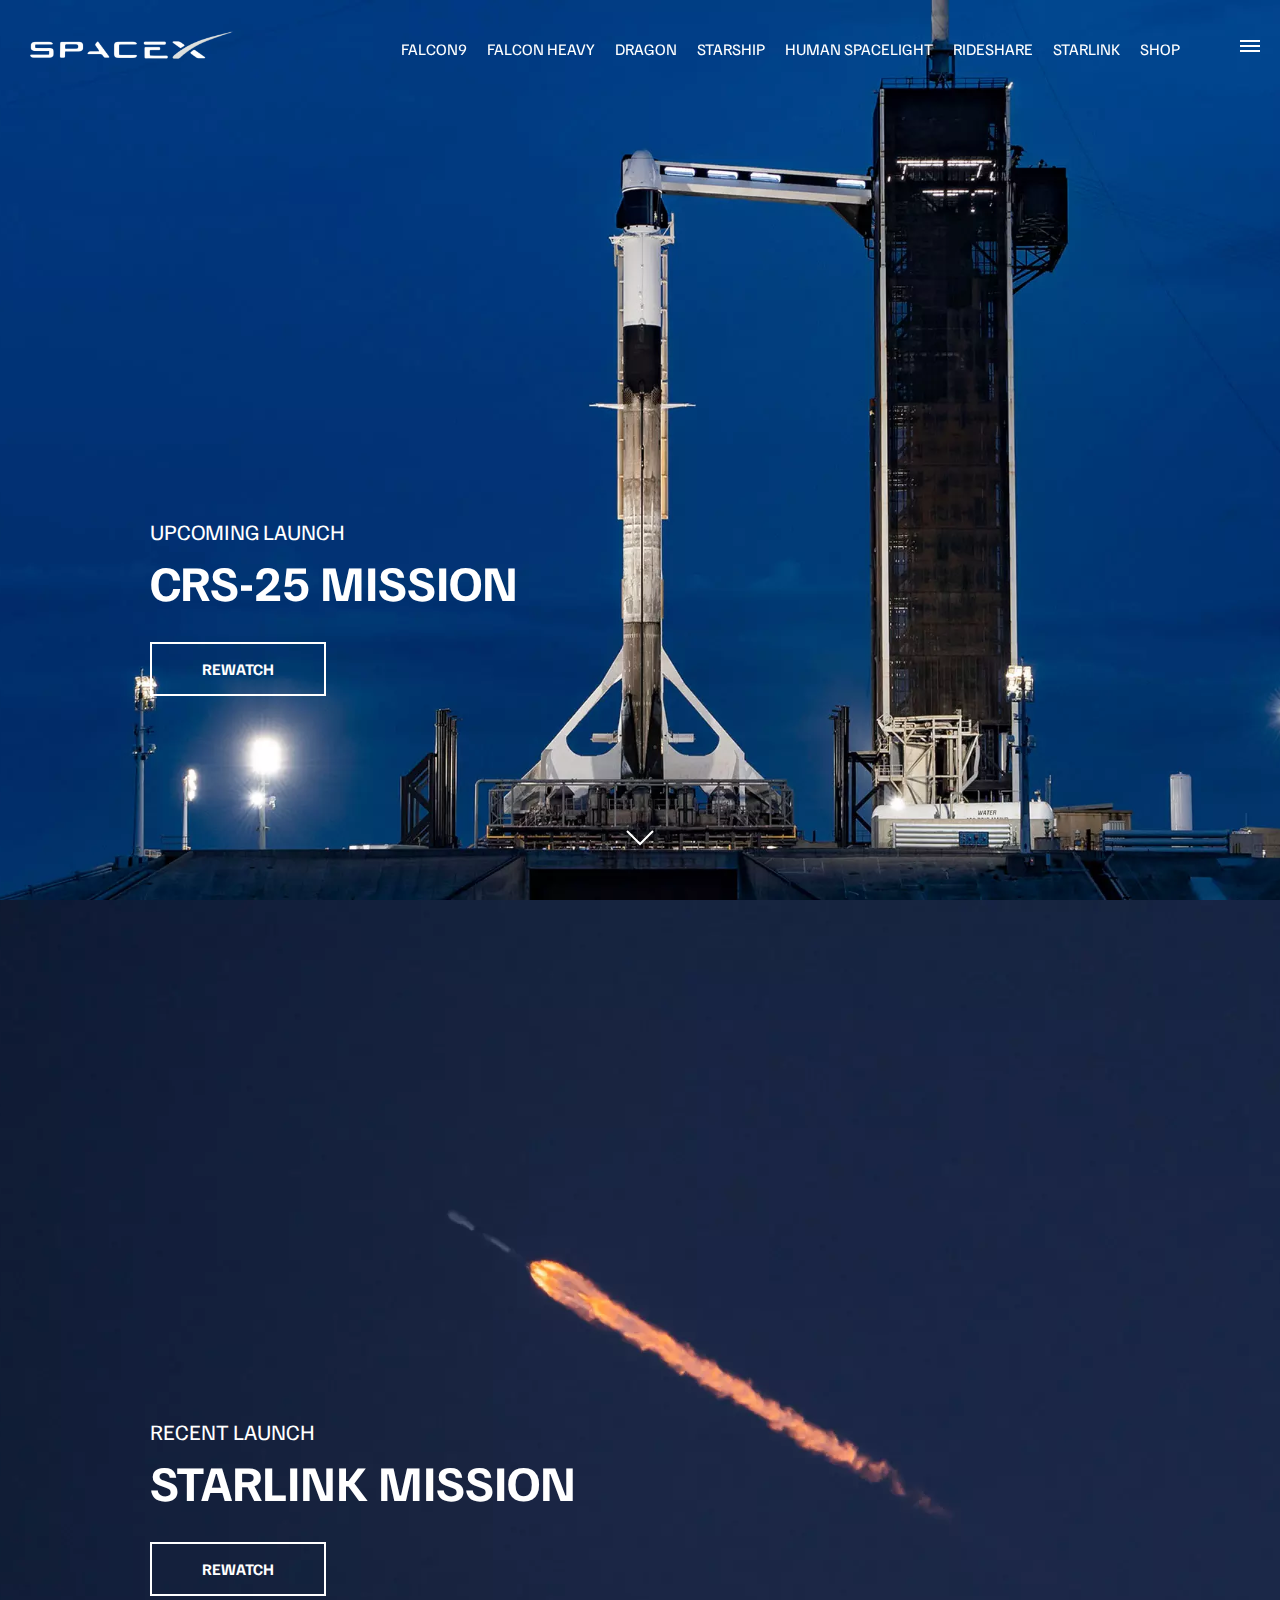
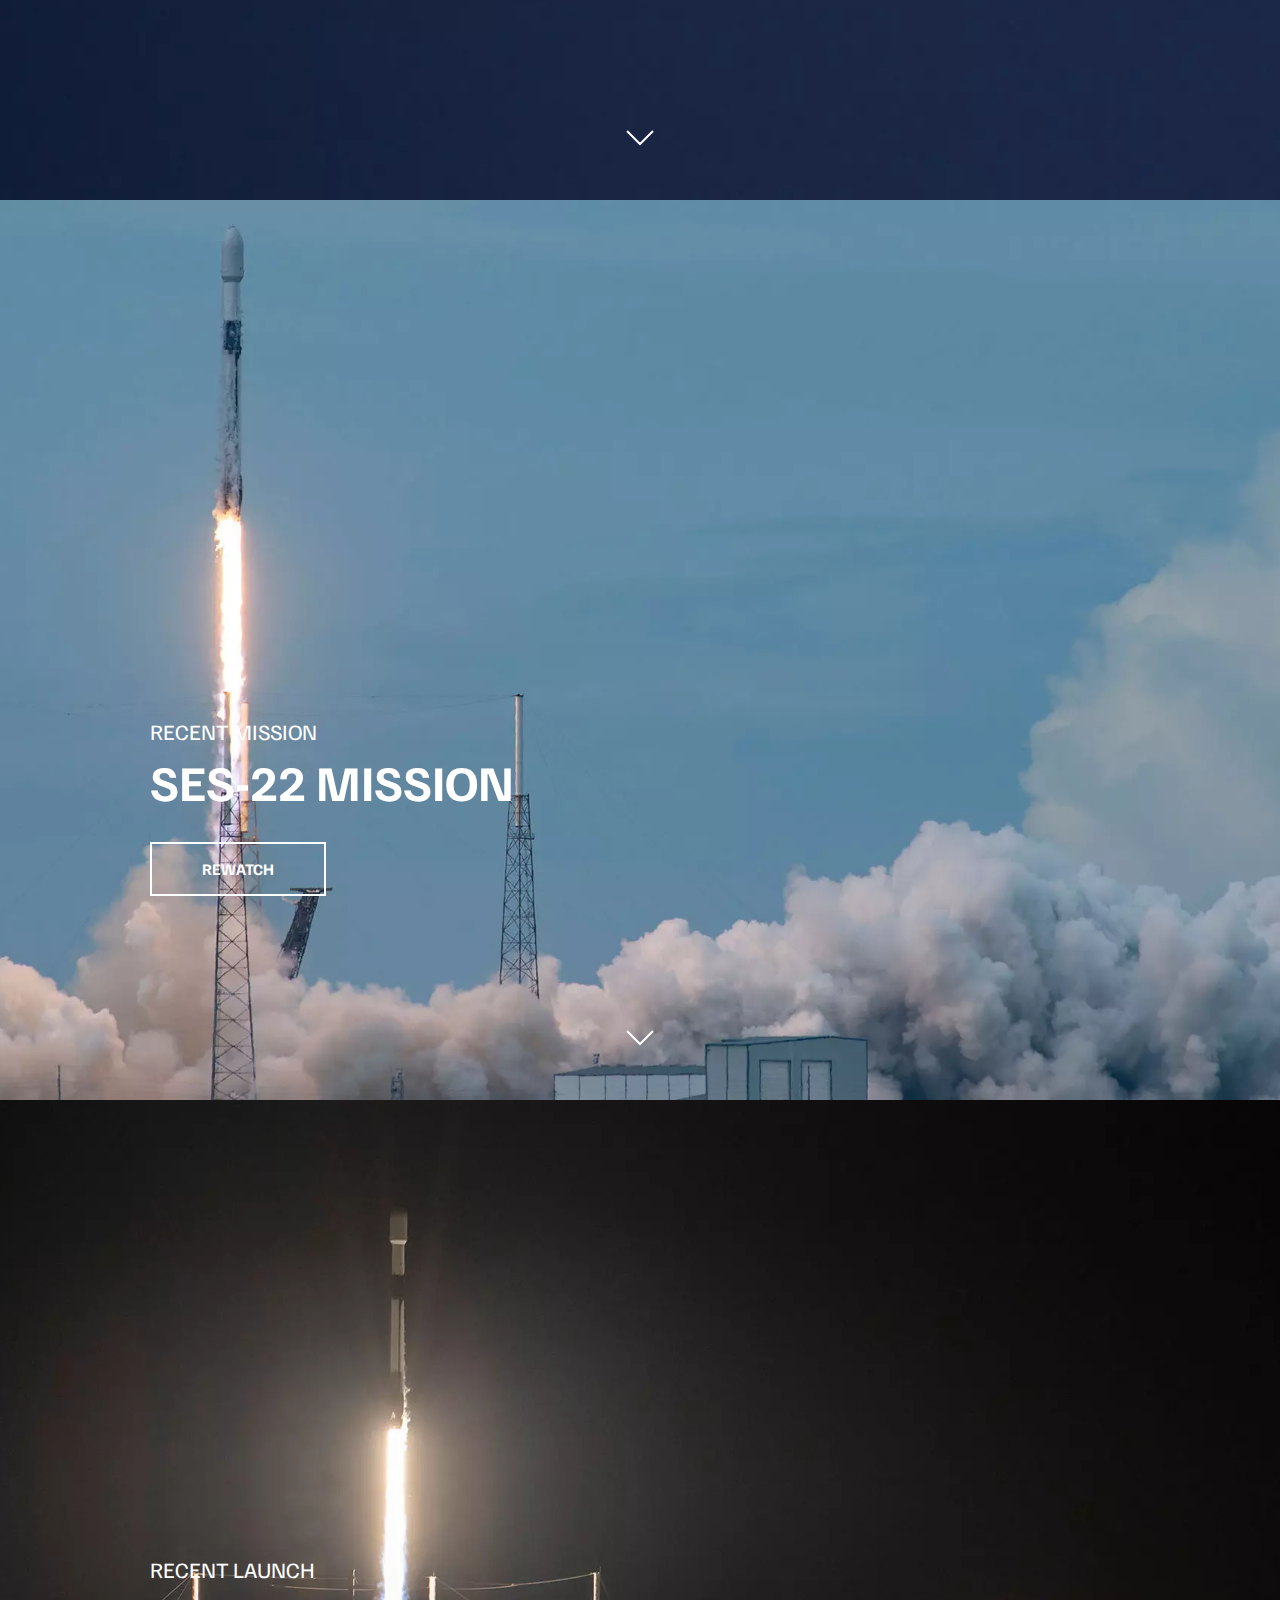
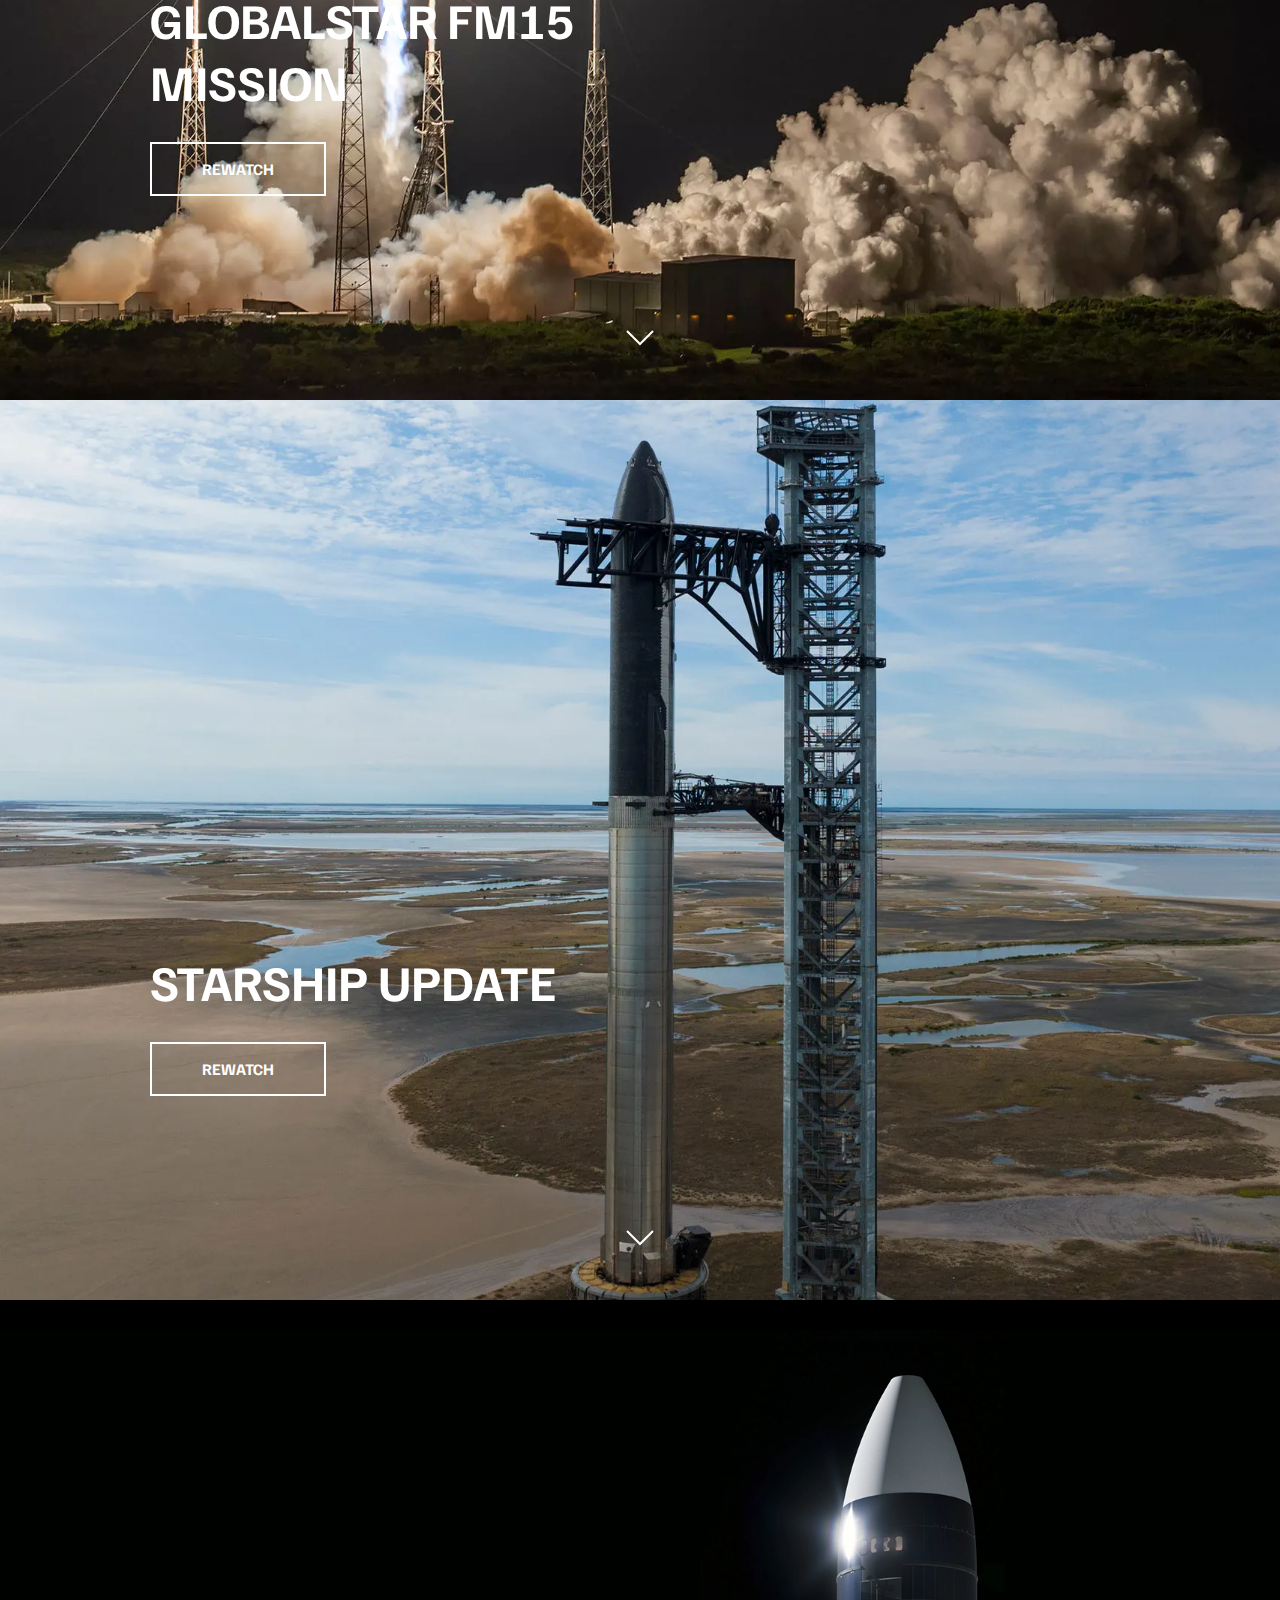
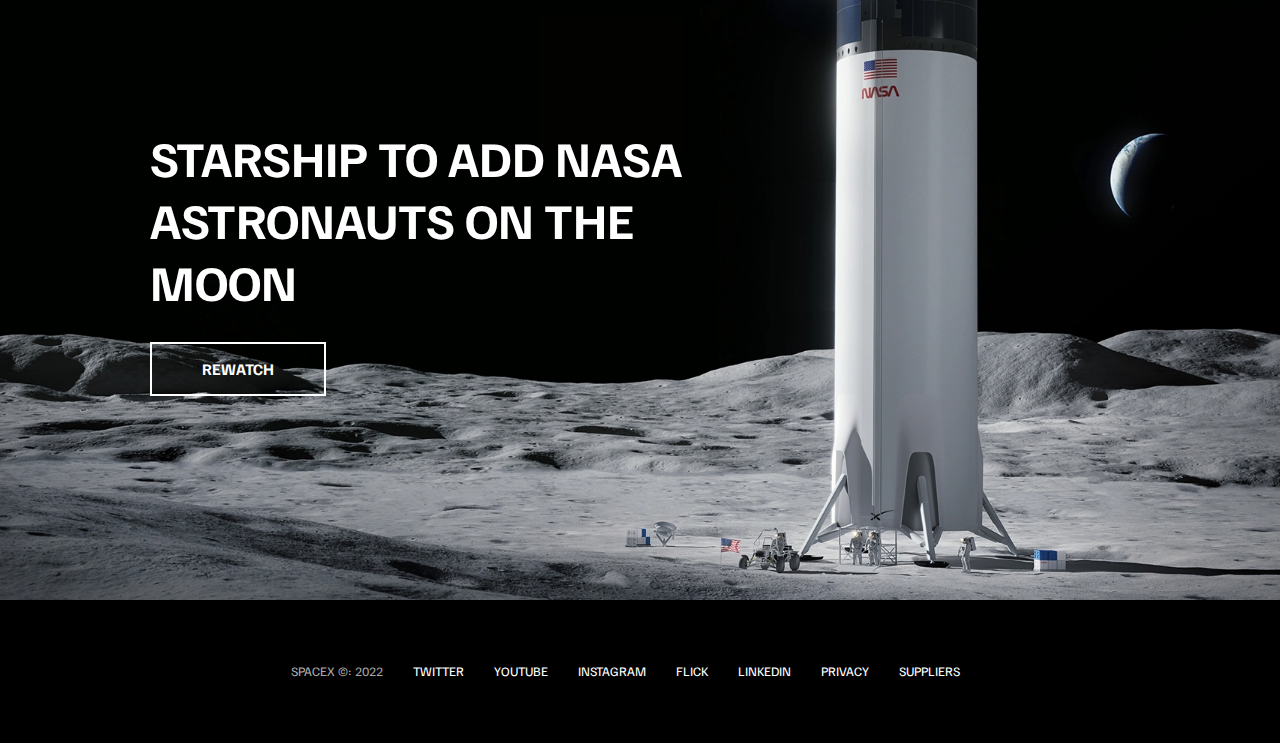
<file: index.html>
<!DOCTYPE html>
<html lang="en">
  <head>
    <meta charset="UTF-8" />
    <meta http-equiv="X-UA-Compatible" content="IE=edge" />
    <meta name="viewport" content="width=device-width, initial-scale=1.0" />
    <link rel="stylesheet" href="/css/style.css" />
    <script src="js/script.js" defer></script>
    <title>SpaceX</title>
  </head>
  <body>
    <div id="overlay"></div>
    <div id="mobile-menu" class="mobile-main-menu">
      <ul>
        <li a href="#">Mission</li>
        <li a href="#">Launches</li>
        <li a href="#">Careers</li>
        <li a href="#">Upadates</li>
        <li a href="#">Shop</li>

        <li class="mobile-only"><a href="falcon9.html">Falcon9</a></li>
        <li class="mobile-only"><a href="falcon-heavy.html">Falcon Heavy</a></li>
        <li class="mobile-only"><a href="dragon.html">Dragon</a></li>
        <li class="mobile-only"><a href="#.html">Starship</a></li>
        <li class="mobile-only"><a href="#.html">Human Spacelight</a></li>
        <li class="mobile-only"><a href="#.html">Rideshare</a></li>
        <li class="mobile-only"><a href="#.html">Starlink</a></li>
        <li class="mobile-only"><a href="#.html">Shop</a></li>
      </ul>
    </div>
    <header class="main-header">
      <div class="logo">
        <img src="/img/logo.png" alt="SpaceX" />
      </div>
      <nav class="desktop-main-menu">
        <ul>
          <li><a href="falcon9.html">Falcon9</a></li>
          <li><a href="falcon-heavy.html">Falcon Heavy</a></li>
          <li><a href="dragon.html">Dragon</a></li>
          <li><a href="#.html">Starship</a></li>
          <li><a href="#.html">Human Spacelight</a></li>
          <li><a href="#.html">Rideshare</a></li>
          <li><a href="#.html">Starlink</a></li>
          <li><a href="#.html">Shop</a></li>
        </ul>
      </nav>
    </header>

    <!-- Hamburger Menu -->
    <button id="menu-btn" class="hamburger" type="button">
      <span class="hamburger-top"></span>
      <span class="hamburger-middle"></span>
      <span class="hamburger-bottom"></span>
    </button>

    <!-- Section A -->
    <section class="section-a">
      <div class="section-inner">
        <h4>Upcoming Launch</h4>
        <h2>CRS-25 Mission</h2>
        <a href="#" class="btn">
          <div class="hover"></div>
          <span>Rewatch</span>
        </a>
      </div>
      <div class="scroll-arrow">
        <svg width="30" height="20px">
          <path
            stroke="#ffffff"
            fill="none"
            stroke-width="2px"
            d="M2.000,5.000 L15.000,18.000 L28.000, 5.000"
          ></path>
        </svg>
      </div>
    </section>

    <!-- Section B -->
    <section class="section-b">
      <div class="section-inner">
        <h4>Recent Launch</h4>
        <h2>Starlink Mission</h2>
        <a href="#" class="btn">
          <div class="hover"></div>
          <span>Rewatch</span>
        </a>
      </div>
      <div class="scroll-arrow">
        <svg width="30" height="20px">
          <path
            stroke="#ffffff"
            fill="none"
            stroke-width="2px"
            d="M2.000,5.000 L15.000,18.000 L28.000, 5.000"
          ></path>
        </svg>
      </div>
    </section>

    <!-- Section C-->
    <section class="section-c">
      <div class="section-inner">
        <h4>Recent Mission</h4>
        <h2>SES-22 Mission</h2>
        <a href="#" class="btn">
          <div class="hover"></div>
          <span>Rewatch</span>
        </a>
      </div>
      <div class="scroll-arrow">
        <svg width="30" height="20px">
          <path
            stroke="#ffffff"
            fill="none"
            stroke-width="2px"
            d="M2.000,5.000 L15.000,18.000 L28.000, 5.000"
          ></path>
        </svg>
      </div>
    </section>

      <!-- Section D-->
    <section class="section-d">
      <div class="section-inner">
        <h4>Recent Launch</h4>
        <h2>Globalstar FM15 Mission</h2>
        <a href="#" class="btn">
          <div class="hover"></div>
          <span>Rewatch</span>
        </a>
      </div>
      <div class="scroll-arrow">
        <svg width="30" height="20px">
          <path
            stroke="#ffffff"
            fill="none"
            stroke-width="2px"
            d="M2.000,5.000 L15.000,18.000 L28.000, 5.000"
          ></path>
        </svg>
      </div>
    </section>

      <!-- Section E-->
    <section class="section-e">
      <div class="section-inner">
        <h2>Starship Update</h2>
        <a href="#" class="btn">
          <div class="hover"></div>
          <span>Rewatch</span>
        </a>
      </div>
      <div class="scroll-arrow">
        <svg width="30" height="20px">
          <path
            stroke="#ffffff"
            fill="none"
            stroke-width="2px"
            d="M2.000,5.000 L15.000,18.000 L28.000, 5.000"
          ></path>
        </svg>
      </div>
    </section>

      <!-- Section F-->
    <section class="section-f">
      <div class="section-inner">
        <h2>Starship to add NASA astronauts on the moon</h2>
        <a href="#" class="btn">
          <div class="hover"></div>
          <span>Rewatch</span>
        </a>
    </section>

    <footer>
      <ul>
        <li>SPaceX &copy: 2022</li>
        <li><a href="#">Twitter</a></li>
        <li><a href="#">Youtube</a></li>
        <li><a href="#">Instagram</a></li>
        <li><a href="#">Flick</a></li>
        <li><a href="#">Linkedin</a></li>
        <li><a href="#">Privacy</a></li>
        <li><a href="#">Suppliers</a></li>
      </ul>
    </footer>
  </body>
</html>
</file>
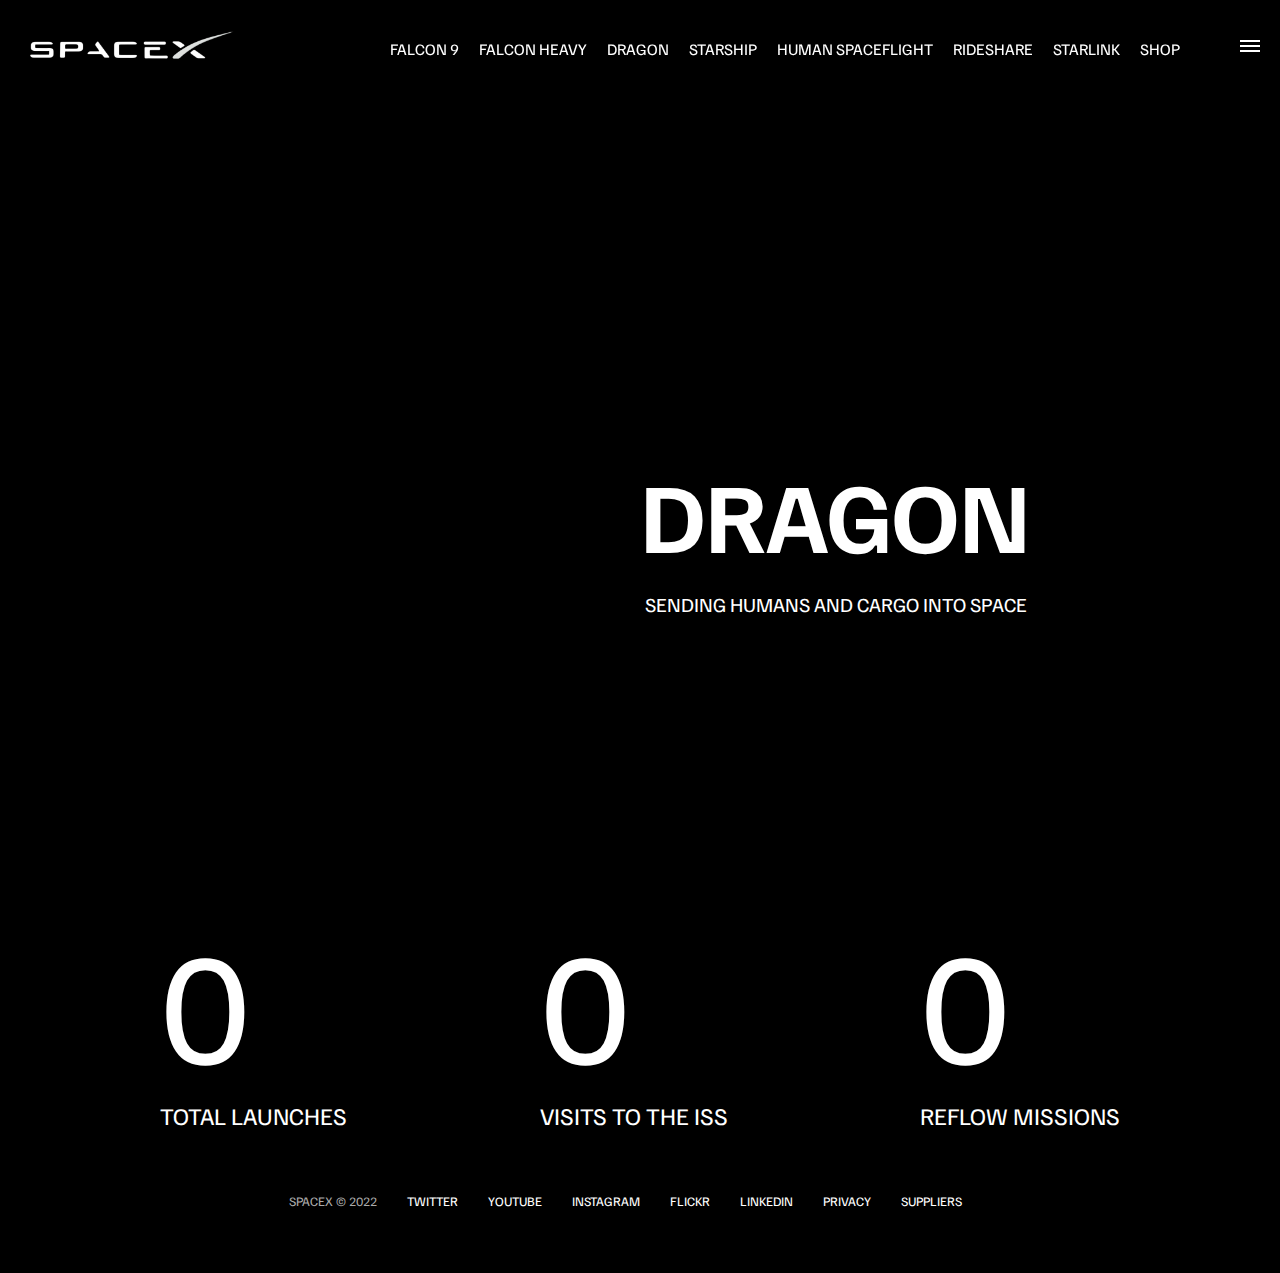
<file: dragon.html>
<!DOCTYPE html>
<html lang="en">
  <head>
    <meta charset="UTF-8" />
    <meta http-equiv="X-UA-Compatible" content="IE=edge" />
    <meta name="viewport" content="width=device-width, initial-scale=1.0" />
    <link rel="stylesheet" href="css/style.css" />
    <script src="js/script.js" defer></script>
    <title>SpaceX - Dragon</title>
  </head>
  <body>
    <div id="overlay"></div>
    <div id="mobile-menu" class="mobile-main-menu">
      <ul>
        <li><a href="#">Mission</a></li>
        <li><a href="#">Launches</a></li>
        <li><a href="#">Careers</a></li>
        <li><a href="#">Updates</a></li>
        <li><a href="#">Shop</a></li>

        <li class="mobile-only"><a href="falcon9.html">Falcon 9</a></li>
        <li class="mobile-only">
          <a href="falcon-heavy.html">Falcon Heavy</a>
        </li>
        <li class="mobile-only"><a href="dragon.html">Dragon</a></li>
        <li class="mobile-only"><a href="#">Starship</a></li>
        <li class="mobile-only"><a href="#">Human Spaceflight</a></li>
        <li class="mobile-only"><a href="#">Rideshare</a></li>
        <li class="mobile-only"><a href="#">Starlink</a></li>
      </ul>
    </div>
    <header class="main-header">
      <div class="logo">
        <a href="index.html">
          <img src="img/logo.png" alt="SpaceX" />
        </a>
      </div>
      <nav class="desktop-main-menu">
        <ul>
          <li><a href="falcon9.html">Falcon 9</a></li>
          <li><a href="falcon-heavy.html">Falcon Heavy</a></li>
          <li><a href="dragon.html">Dragon</a></li>
          <li><a href="#">Starship</a></li>
          <li><a href="#">Human Spaceflight</a></li>
          <li><a href="#">Rideshare</a></li>
          <li><a href="#">Starlink</a></li>
          <li><a href="#">Shop</a></li>
        </ul>
      </nav>
    </header>

    <!-- Hamburger Menu -->
    <button id="menu-btn" class="hamburger" type="button">
      <span class="hamburger-top"></span>
      <span class="hamburger-middle"></span>
      <span class="hamburger-bottom"></span>
    </button>

    <section class="section-animate bg-dragon"></section>
    <div class="section-inner-center">
      <h3>Dragon</h3>
      <p>Sending humans and cargo into space</p>
    </div>

    <div class="stats">
      <div>
        <span class="counter" data-target="34">0</span>
        <h4>Total Launches</h4>
      </div>
      <div>
        <span class="counter" data-target="31">0</span>
        <h4>Visits to the ISS</h4>
      </div>
      <div>
        <span class="counter" data-target="13">0</span>
        <h4>Reflow Missions</h4>
      </div>
    </div>

    <footer>
      <ul>
        <li>SpaceX &copy; 2022</li>
        <li><a href="#">Twitter</a></li>
        <li><a href="#">YouTube</a></li>
        <li><a href="#">Instagram</a></li>
        <li><a href="#">Flickr</a></li>
        <li><a href="#">LinkedIn</a></li>
        <li><a href="#">Privacy</a></li>
        <li><a href="#">Suppliers</a></li>
      </ul>
    </footer>
  </body>
</html>
</file>
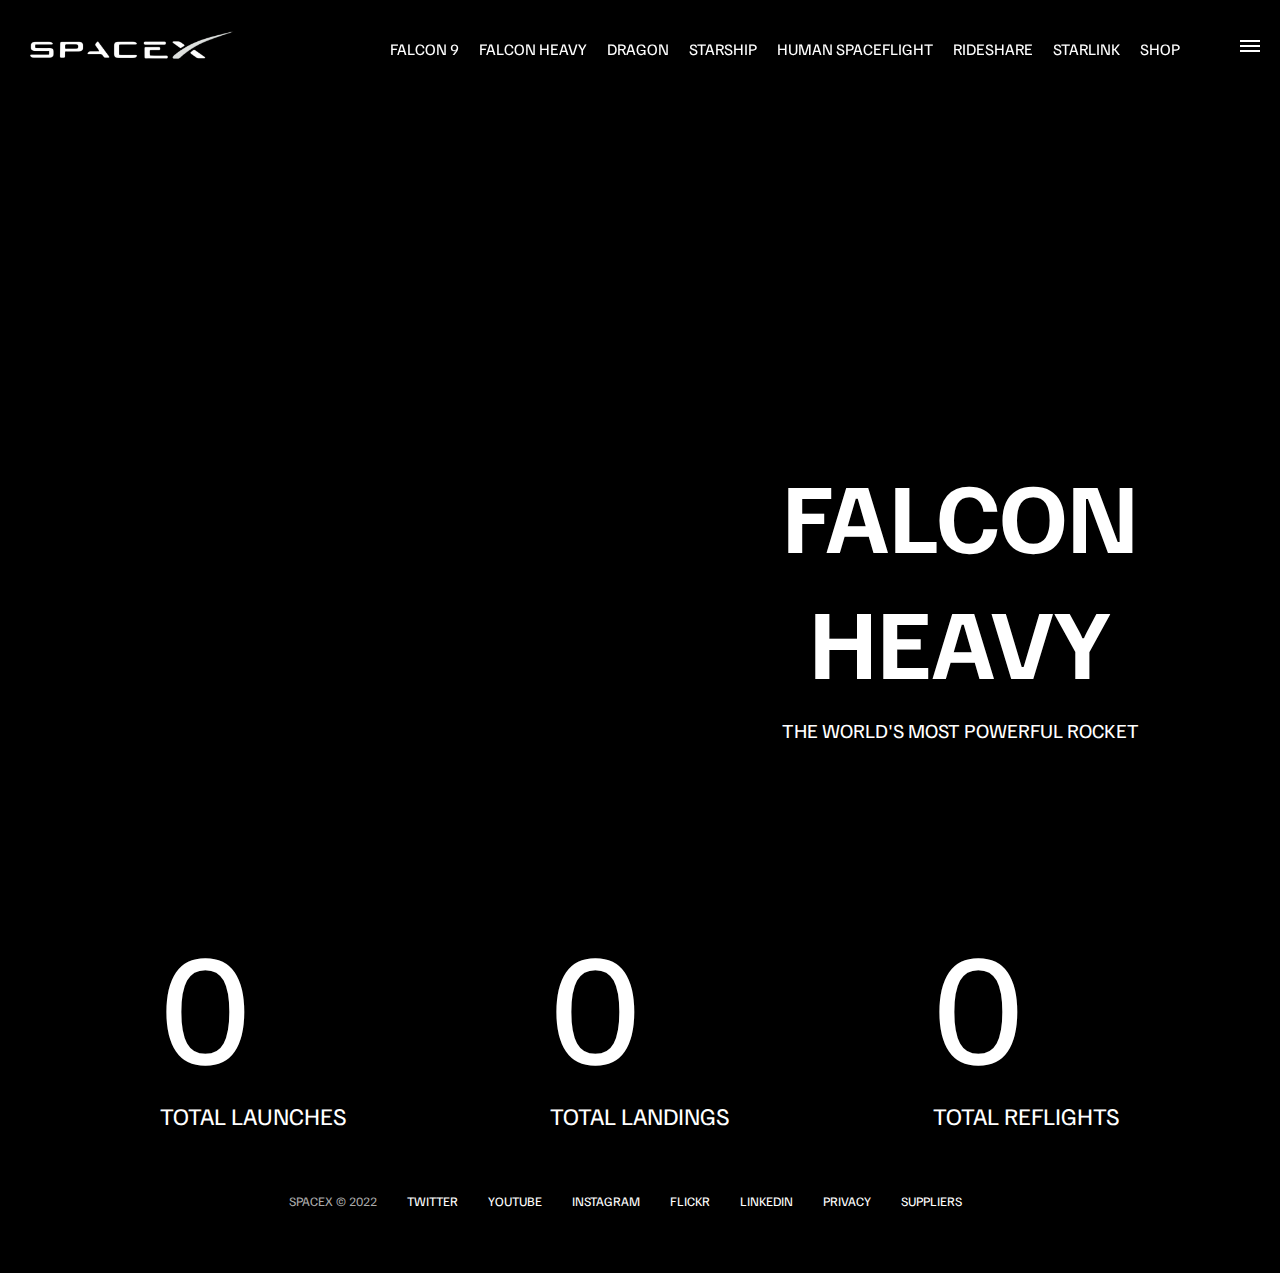
<file: falcon-heavy.html>
<!DOCTYPE html>
<html lang="en">
  <head>
    <meta charset="UTF-8" />
    <meta http-equiv="X-UA-Compatible" content="IE=edge" />
    <meta name="viewport" content="width=device-width, initial-scale=1.0" />
    <link rel="stylesheet" href="css/style.css" />
    <script src="js/script.js" defer></script>
    <title>SpaceX - Falcon Heavy</title>
  </head>
  <body>
    <div id="overlay"></div>
    <div id="mobile-menu" class="mobile-main-menu">
      <ul>
        <li><a href="#">Mission</a></li>
        <li><a href="#">Launches</a></li>
        <li><a href="#">Careers</a></li>
        <li><a href="#">Updates</a></li>
        <li><a href="#">Shop</a></li>

        <li class="mobile-only"><a href="falcon9.html">Falcon 9</a></li>
        <li class="mobile-only">
          <a href="falcon-heavy.html">Falcon Heavy</a>
        </li>
        <li class="mobile-only"><a href="dragon.html">Dragon</a></li>
        <li class="mobile-only"><a href="#">Starship</a></li>
        <li class="mobile-only"><a href="#">Human Spaceflight</a></li>
        <li class="mobile-only"><a href="#">Rideshare</a></li>
        <li class="mobile-only"><a href="#">Starlink</a></li>
      </ul>
    </div>
    <header class="main-header">
      <div class="logo">
        <a href="index.html">
          <img src="img/logo.png" alt="SpaceX" />
        </a>
      </div>
      <nav class="desktop-main-menu">
        <ul>
          <li><a href="falcon9.html">Falcon 9</a></li>
          <li><a href="falcon-heavy.html">Falcon Heavy</a></li>
          <li><a href="dragon.html">Dragon</a></li>
          <li><a href="#">Starship</a></li>
          <li><a href="#">Human Spaceflight</a></li>
          <li><a href="#">Rideshare</a></li>
          <li><a href="#">Starlink</a></li>
          <li><a href="#">Shop</a></li>
        </ul>
      </nav>
    </header>

    <!-- Hamburger Menu -->
    <button id="menu-btn" class="hamburger" type="button">
      <span class="hamburger-top"></span>
      <span class="hamburger-middle"></span>
      <span class="hamburger-bottom"></span>
    </button>

    <section class="section-animate bg-falcon-heavy"></section>
    <div class="section-inner-center">
      <h3>Falcon Heavy</h3>
      <p>The world's most powerful rocket</p>
    </div>

    <div class="stats">
      <div>
        <span class="counter" data-target="3">0</span>
        <h4>Total Launches</h4>
      </div>
      <div>
        <span class="counter" data-target="7">0</span>
        <h4>Total Landings</h4>
      </div>
      <div>
        <span class="counter" data-target="4">0</span>
        <h4>Total Reflights</h4>
      </div>
    </div>

    <footer>
      <ul>
        <li>SpaceX &copy; 2022</li>
        <li><a href="#">Twitter</a></li>
        <li><a href="#">YouTube</a></li>
        <li><a href="#">Instagram</a></li>
        <li><a href="#">Flickr</a></li>
        <li><a href="#">LinkedIn</a></li>
        <li><a href="#">Privacy</a></li>
        <li><a href="#">Suppliers</a></li>
      </ul>
    </footer>
  </body>
</html>
</file>
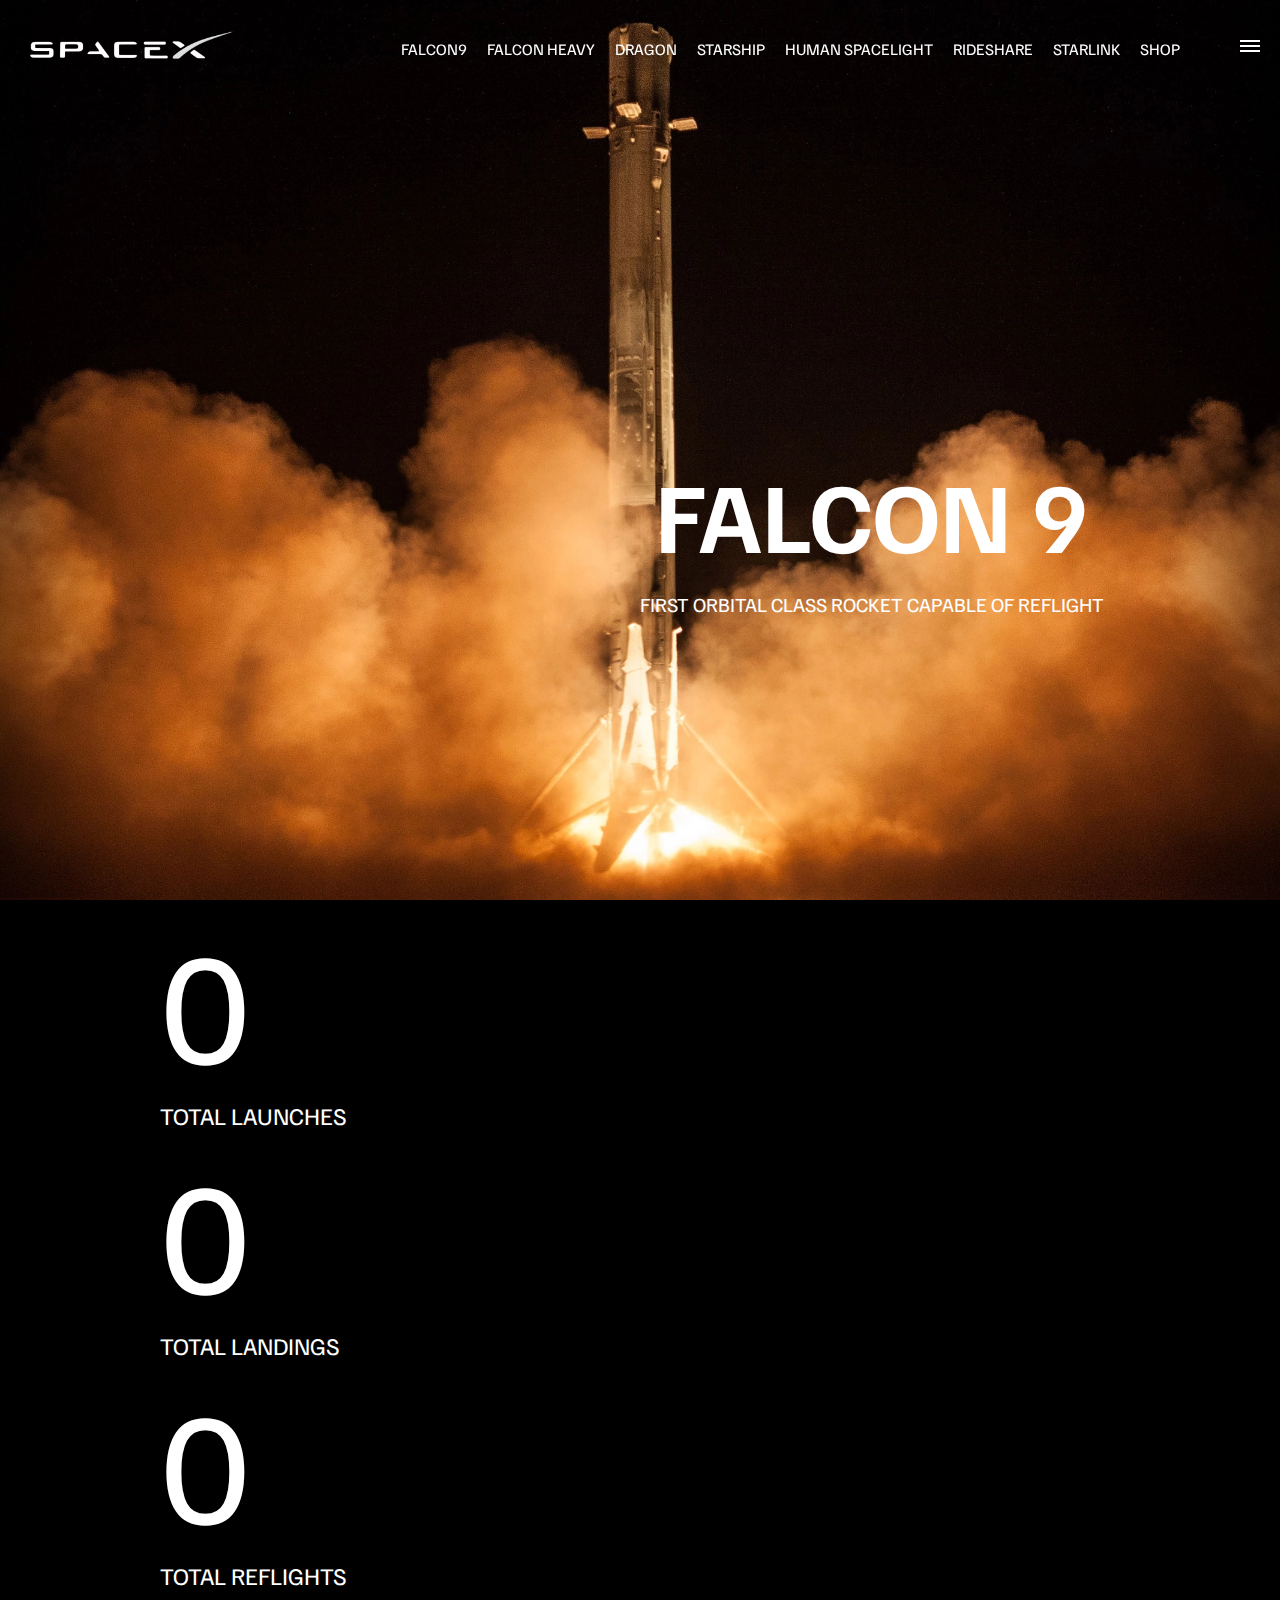
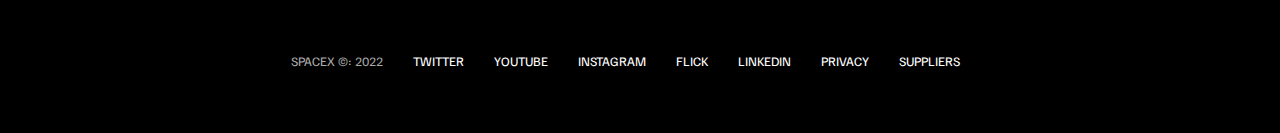
<file: falcon9.html>
<!DOCTYPE html>
<html lang="en">
  <head>
    <meta charset="UTF-8" />
    <meta http-equiv="X-UA-Compatible" content="IE=edge" />
    <meta name="viewport" content="width=device-width, initial-scale=1.0" />
    <link rel="stylesheet" href="/css/style.css" />
    <script src="js/script.js" defer></script>
    <title>SpaceX-Falcon9</title>
  </head>
  <body>
    <div id="overlay"></div>
    <div id="mobile-menu" class="mobile-main-menu">
      <ul>
        <li a href="#">Mission</li>
        <li a href="#">Launches</li>
        <li a href="#">Careers</li>
        <li a href="#">Upadates</li>
        <li a href="#">Shop</li>

        <li class="mobile-only"><a href="falcon9.html">Falcon9</a></li>
        <li class="mobile-only">
          <a href="falcon-heavy.html">Falcon Heavy</a>
        </li>
        <li class="mobile-only"><a href="dragon.html">Dragon</a></li>
        <li class="mobile-only"><a href="#.html">Starship</a></li>
        <li class="mobile-only"><a href="#.html">Human Spacelight</a></li>
        <li class="mobile-only"><a href="#.html">Rideshare</a></li>
        <li class="mobile-only"><a href="#.html">Starlink</a></li>
        <li class="mobile-only"><a href="#.html">Shop</a></li>
      </ul>
    </div>
    <header class="main-header">
      <div class="logo">
        <img src="/img/logo.png" alt="SpaceX" />
      </div>
      <nav class="desktop-main-menu">
        <ul>
          <li><a href="falcon9.html">Falcon9</a></li>
          <li><a href="falcon-heavy.html">Falcon Heavy</a></li>
          <li><a href="dragon.html">Dragon</a></li>
          <li><a href="#.html">Starship</a></li>
          <li><a href="#.html">Human Spacelight</a></li>
          <li><a href="#.html">Rideshare</a></li>
          <li><a href="#.html">Starlink</a></li>
          <li><a href="#.html">Shop</a></li>
        </ul>
      </nav>
    </header>

    <!-- Hamburger Menu -->
    <button id="menu-btn" class="hamburger" type="button">
      <span class="hamburger-top"></span>
      <span class="hamburger-middle"></span>
      <span class="hamburger-bottom"></span>
    </button>

    <section class="section-animate bg-falcon-9"></section>
    <div class="section-inner-center">
      <h3>Falcon 9</h3>
      <p>First orbital class rocket capable of reflight</p>
    </div>
    <div class="stats">
      <div>
        <span class="counter" data-target="3">0</span>
        <h4>Total Launches</h4>
      </div>
    </div>
    </div>
    <div class="stats">
      <div>
        <span class="counter" data-target="7">0</span>
        <h4>Total Landings</h4>
      </div>
    </div>
    <div class="stats">
      <div>
        <span class="counter" data-target="4">0</span>
        <h4>Total Reflights</h4>
      </div>
    </div>

    <footer>
      <ul>
        <li>SPaceX &copy: 2022</li>
        <li><a href="#">Twitter</a></li>
        <li><a href="#">Youtube</a></li>
        <li><a href="#">Instagram</a></li>
        <li><a href="#">Flick</a></li>
        <li><a href="#">Linkedin</a></li>
        <li><a href="#">Privacy</a></li>
        <li><a href="#">Suppliers</a></li>
      </ul>
    </footer>
  </body>
</html>
</file>
<file: css/style.css>
@import url("https://fonts.googleapis.com/css2?family=Familjen+Grotesk:wght@400;600;700&display=swap");

*,
*::before,
*::after {
  margin: 0;
  padding: 0;
  box-sizing: border-box;
}
body {
  font-family: "Familjen Grotesk", sans-serif;
  background: black;
  color: white;
}

a {
  text-decoration: none;
  color: #fff;
}

ul {
  list-style: none;
}

/*Header/Navbar*/
.main-header {
  position: fixed;
  top: 0;
  left: 0;
  width: 100%;
  z-index: 3;
  display: flex;
  justify-content: space-between;
  align-items: center;
  text-transform: uppercase;
  height: 100px;
  padding: 0 30px;
}
/* Logo */

.logo {
  width: 210px;
  height: auto;
}

.logo img {
  display: block;
  width: 100%;
  height: auto;
}

/* Desktop Menu */

.desktop-main-menu {
  margin-right: 50px;
}

.desktop-main-menu ul {
  display: flex;
}

.desktop-main-menu ul li {
  position: relative;
  margin-right: 20px;
  padding-bottom: 2px;
}

/* Menu item bottom border */

.desktop-main-menu ul li a::after {
  content: "";
  position: absolute;
  bottom: 0;
  left: 0;
  width: 100%;
  height: 1px;
  background: #fff;
  transform: scaleX(0);
  transition: transform 0.6s cubic-bezier(0.19, 1, 0.22, 1);
  transform-origin: right center;
}

.desktop-main-menu ul li a:hover::after {
  transform: scaleX(1);
  transform-origin: left-center;
  transition-duration: 0.4s;
}

section {
  position: relative;
  height: 100vh;
  background-position: center center;
  background-repeat: no-repeat;
  background-size: cover;
  text-transform: uppercase;
}

.section-inner {
  position: absolute;
  bottom: 200px;
  left: 150px;
  max-width: 560px;
}

.section-inner h4 {
  font-size: 22px;
  margin-bottom: 5px;
  font-weight: 300;
  animation: fadeInUp 0.5s ease-in-out;
}

.section-inner h2 {
  font-size: 50px;
  font-weight: 700;
  margin-bottom: 20px;
  animation: fadeInUp 0.5s ease-in-out 0.2s;
  animation-fill-mode: both; /* Stop from showing at start */
}

.section-inner a {
  animation: fadeInUp 0.5s ease-in-out 0.4s;
  animation-fill-mode: both; /* Stop from showing at start */
}

/* Background images */

.section-a {
  background-image: url("../img/section-a.webp");
}

.section-b {
  background-image: url("../img/section-b.webp");
}

.section-c {
  background-image: url("../img/section-c.webp");
}

.section-d {
  background-image: url("../img/section-d.webp");
}

.section-e {
  background-image: url("../img/section-e.webp");
}

.section-f {
  background-image: url("../img/section-f.webp");
}

.btn {
  position: relative;
  display: inline-block;
  cursor: pointer;
  text-align: center;
  min-width: 130px;
  padding: 15px 50px;
  margin-top: 10px;
  border: 2px solid white;
  text-transform: uppercase;
  font-weight: bold;
  overflow: hidden;
  z-index: 2;
}

.btn:hover span {
  color: black;
}

.btn .hover {
  position: absolute;
  top: 0;
  left: 0;
  width: 100%;
  height: 100%;
  background-color: #fff;
  color: black;
  z-index: -1;
  transform: translateY(100%);
  transition: transform 0.6s cubic-bezier(0.19, 1, 0.22, 1);
}

.btn:hover .hover {
  transform: translateY(0);
}

.scroll-arrow {
  position: absolute;
  bottom: 50px;
  left: 50%;
  transform: translateX(-50%);
  animation: fadeBounce 5s infinite;
}
/* Footer */
footer {
  position: relative;
  padding: 55px 0;
}

footer ul {
  display: flex;
  justify-content: center;
  align-items: center;
  flex-wrap: wrap;
}

footer ul li {
  margin-right: 30px;
  color: #aaa;
  text-transform: uppercase;
  font-size: 13px;
  line-height: 2.5;
}

footer ul li a {
  color: #fff;
  transition: color 0.6s;
}

footer ul li a:hover {
  color: #aaa;
}

/* Hamburger Menu*/
.hamburger {
  position: fixed;
  top: 40px;
  right: 20px;
  z-index: 10;
  cursor: pointer;
  width: 20px;
  height: 20px;
  background: none;
  border: none;
}

.hamburger-top,
.hamburger-middle,
.hamburger-bottom {
  position: absolute;
  width: 20px;
  height: 2px;
  top: 0;
  left: 0;
  background: white;
  transition: all 0.5s;
}

.hamburger-middle {
  transform: translateY(5px);
}

.hamburger-bottom {
  transform: translateY(10px);
}

/* Transition hamburger to X when open */
.open {
  transform: rotate(90deg);
}
.open .hamburger-top {
  transform: rotate(45deg) translateY(6px) translateX(6px);
}

.open .hamburger-middle {
  display: none;
}

.open .hamburger-bottom {
  transform: rotate(-45deg) translateY(6px) translateX(-6px);
}
/* Overlay */

.overlay-show {
  position: fixed;
  top: 0;
  left: 0;
  width: 100%;
  height: 100%;
  background-color: rgb(0, 0, 0, 0.5);
  z-index: 3;
}

/* Stop body scroll */
.stop-scroling {
  overflow: hidden;
}

/* Hide mobile main menu items */
.mobile-only {
  display: none;
}

/* Mobile menu */

.mobile-main-menu {
  position: fixed;
  top: 0;
  right: 0;
  width: 350px;
  height: 100%;
  background: black;
  z-index: 4;

  display: flex;
  align-items: center;
  justify-content: center;
  transform: translateX(100%);
  transition: transform 0.6s cubic-bezier(0.19, 1, 0, 0.22);
}

/* Bring menu from right */
.show-menu {
  transform: translateX(0);
}

.mobile-main-menu ul {
  display: flex;
  flex-direction: column;
  align-items: end;
  justify-content: center;
  padding: 50px;
  width: 100%;
}

.mobile-main-menu ul li {
  margin-bottom: 20px;
  font-size: 18px;
  text-transform: uppercase;
  border-bottom: 1px #555 dotted;
  width: 100%;
  text-align: right;
  padding-bottom: 8px;
}

.mobile-main-menu ul li a {
  color: #fff;
  transition: color 0.6s;
}

.mobile-main-menu ul li a:hover {
  color: #aaa;
}

/* Inner Pages */

.bg-falcon-9 {
  background-image: url("../img/falcon-9.webp");
}

.section-animate {
  animation: fadeIn 2s ease-in-out;
}

.section-inner-center {
  position: absolute;
  top: 50%;
  left: 50%;
  transform: translate (-50%, -50%);
  text-transform: uppercase;
  text-align: center;
}

.section-inner-center h3 {
  font-size: 100px;
  margin-bottom: 15px;
  animation: fadeInUp ease-in-out;
}

.section-inner-center p {
  font-size: 20px;
  animation: fadeInUp ease-in-out 0.2s;
  animation-fill-mode: both;
}

/* Stats */

.stats {
  max-width: 960px;
  margin: 0 auto;
  display: flex;
  align-items: center;
  justify-content: space-between;
  text-transform: uppercase;
}

.stats div span {
  font-size: 160px;
}

.stats div h4 {
  font-size: 24px;
  font-weight: 300;
}

/* Animations */

@keyframes fadeInUp {
  0% {
    opacity: 0;
    transform: translateY(140px);
  }
  100% {
    opacity: 1;
    transform: translateY(0);
  }
}

@keyframes fadeIn {
  0% {
    opacity: 0;
  }
  100% {
    opacity: 1;
  }
}

@keyframes fadeBounce {
  0%,
  20%,
  50%,
  80%,
  100% {
    opacity: 0;
    transform: translateY(-20px);
  }

  40% {
    opacity: 1;
    transform: translateY(0);
  }
}

/* Media Queries */

@media (max-width: 960px) {
  /* Hide desktop menu */
  .desktop-main-menu {
    display: none;
  }
  /* Show main mobile items */
  .mobile-only {
    display: block;
  }
}

@media (max-width: 600px) {
  .section-inner {
    bottom: 75px;
    left: 20px;
  }
  .section-inner h2 {
    font-size: 40px;
  }

  footer ul li:first-child {
    position: absolute;
    top: 30px;
    left: 50%;
    transform: translate(-50%, -50%);
  }

  footer ul li {
    margin-right: 15px;
  }

  .logo {
    width: 150px;
    margin: auto;
  }
}
</file>
